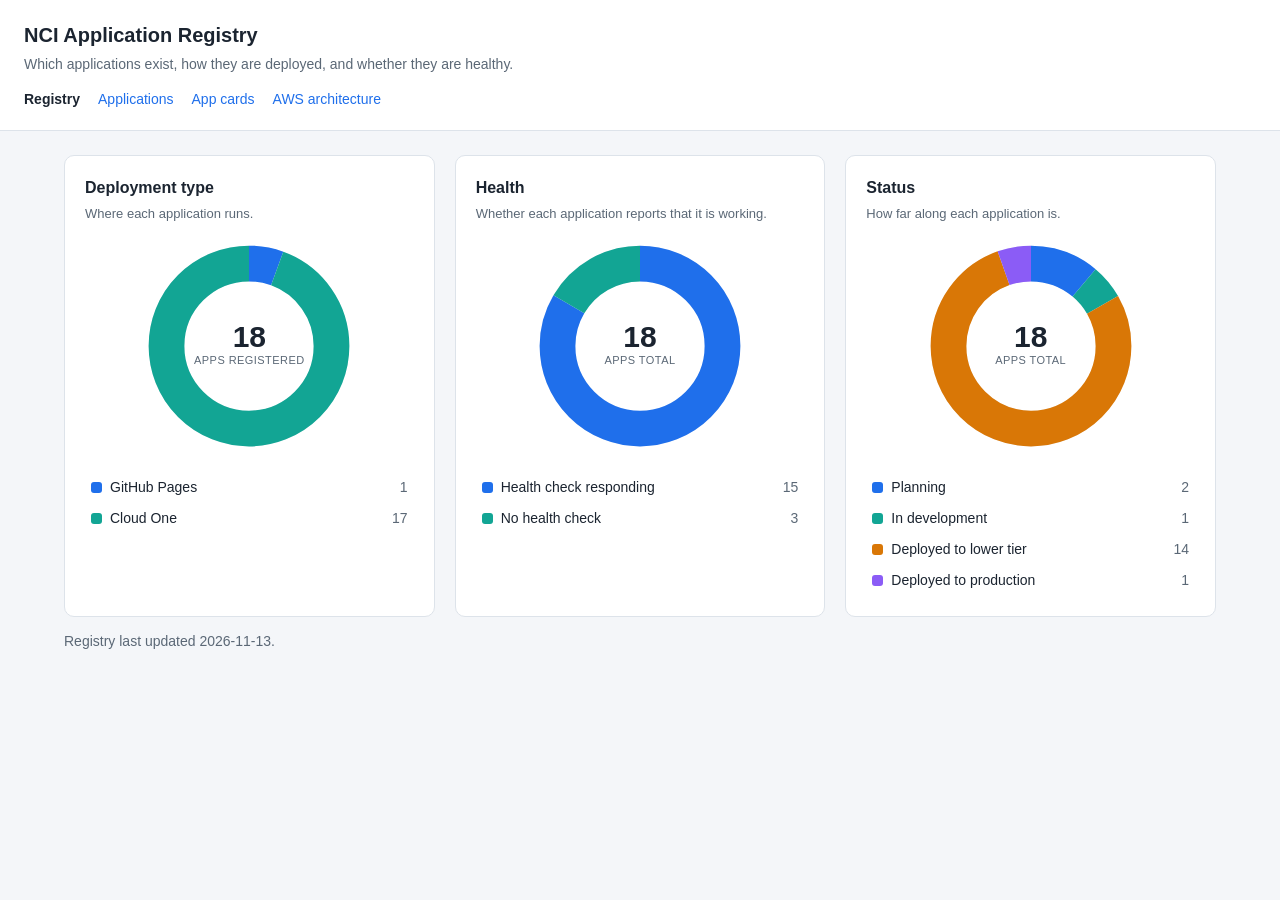
<file: index.html>
<!doctype html>
<html lang="en">
  <head>
    <meta charset="utf-8" />
    <meta name="viewport" content="width=device-width, initial-scale=1" />
    <title>NCI Application Registry</title>
    <link rel="stylesheet" href="assets/styles.css?v=20261105" />
  </head>
  <body>
    <header class="site">
      <h1>NCI Application Registry</h1>
      <p>Which applications exist, how they are deployed, and whether they are healthy.</p>
      <nav class="site-nav" aria-label="Primary navigation">
        <a href="index.html" aria-current="page">Registry</a>
        <a href="apps.html">Applications</a>
        <a href="cards.html">App cards</a>
        <a href="architecture.html">AWS architecture</a>
      </nav>
    </header>

    <main>
      <div id="notice" hidden class="notice"></div>
      <div id="error" hidden class="error"></div>

      <section class="grid" id="charts" aria-label="Registry summary"></section>
    </main>

    <script type="module" src="assets/dashboard.js?v=20261001"></script>
  </body>
</html>
</file>
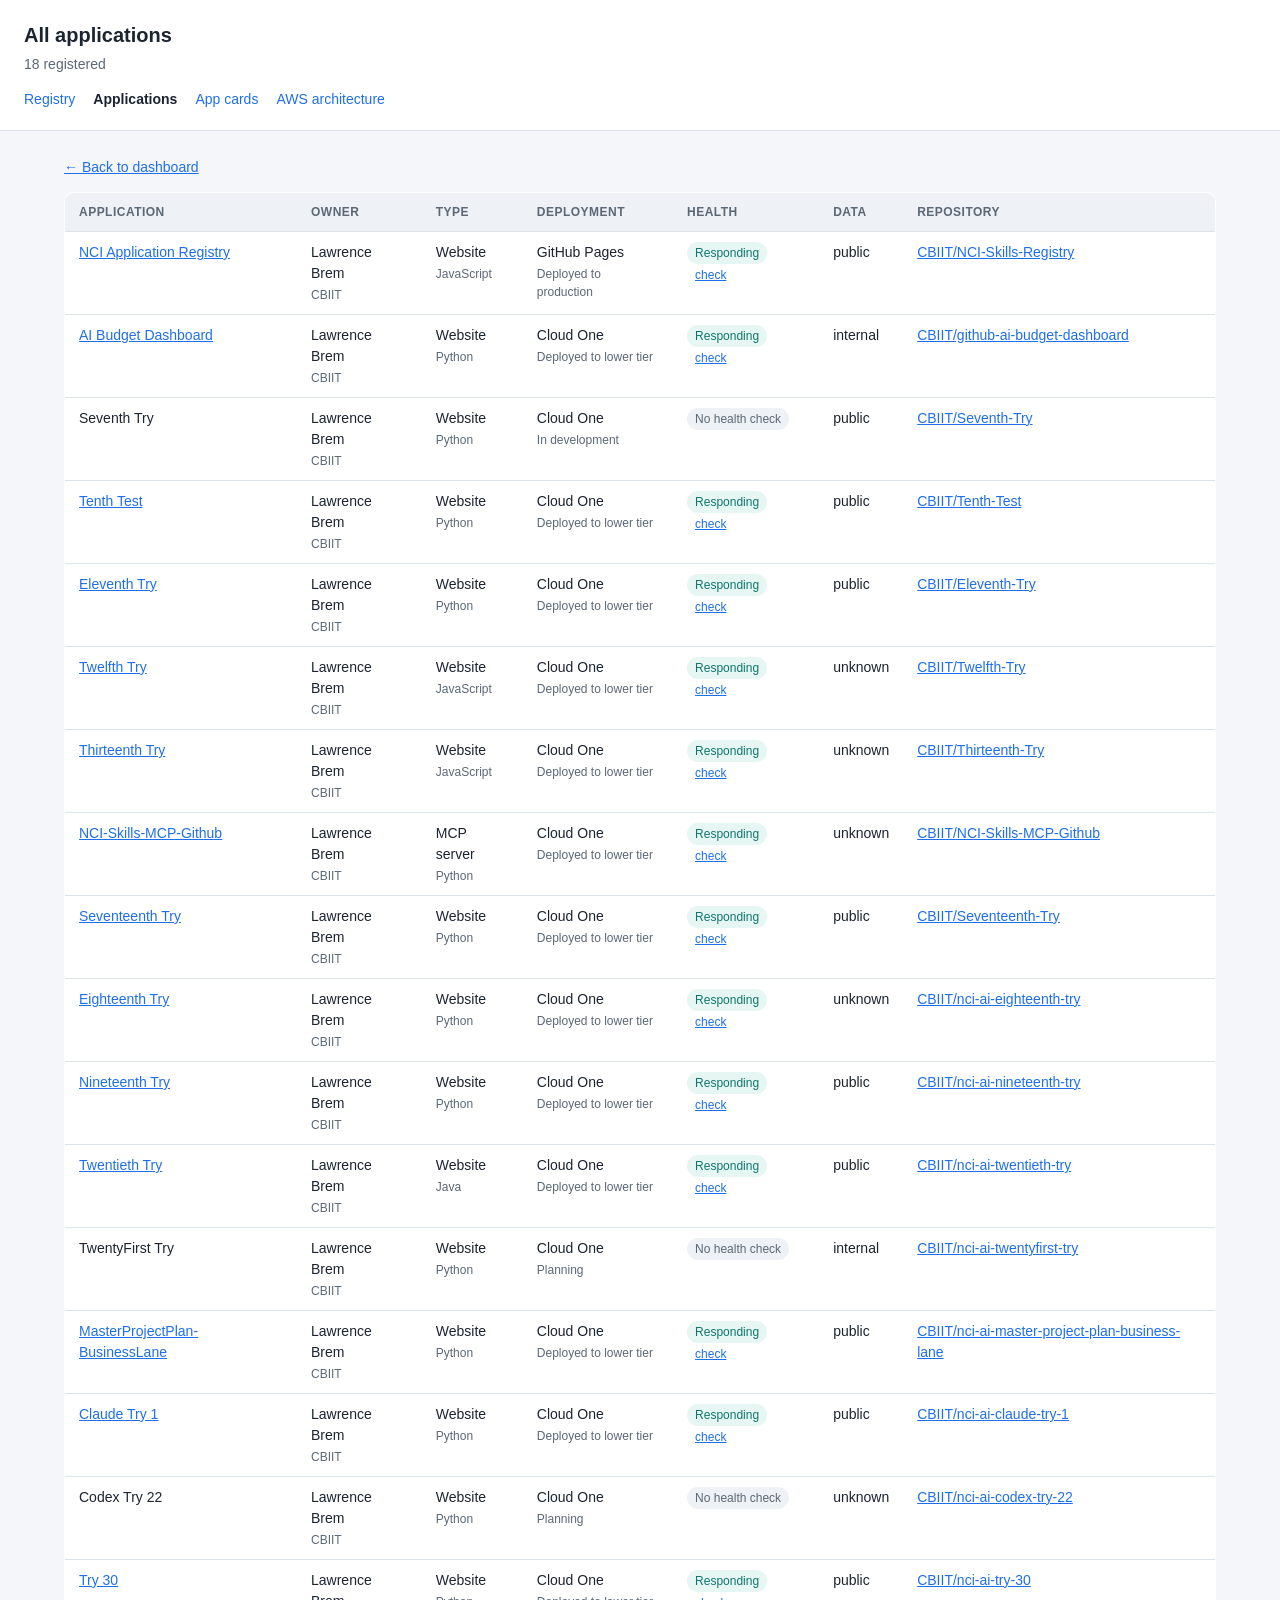
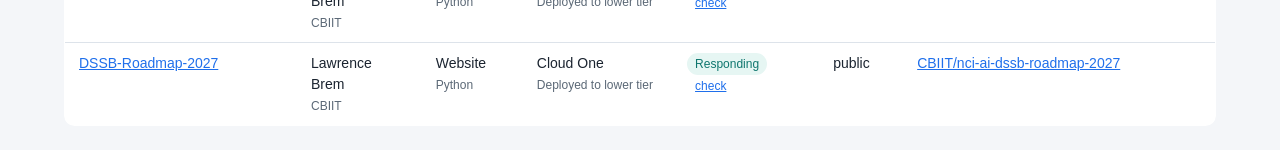
<file: apps.html>
<!doctype html>
<html lang="en">
  <head>
    <meta charset="utf-8" />
    <meta name="viewport" content="width=device-width, initial-scale=1" />
    <title>Applications — NCI Application Registry</title>
    <link rel="stylesheet" href="assets/styles.css?v=20261105" />
  </head>
  <body>
    <header class="site">
      <h1 id="heading">Applications</h1>
      <p id="subheading"></p>
      <nav class="site-nav" aria-label="Primary navigation">
        <a href="index.html">Registry</a>
        <a href="apps.html" aria-current="page">Applications</a>
        <a href="cards.html">App cards</a>
        <a href="architecture.html">AWS architecture</a>
      </nav>
    </header>

    <main>
      <a class="back" href="index.html">&larr; Back to dashboard</a>
      <div id="error" hidden class="error"></div>
      <div id="table" class="table-scroll" role="region" aria-label="Application registry table" tabindex="0"></div>
    </main>

    <script type="module" src="assets/apps.js?v=20261001"></script>
  </body>
</html>
</file>
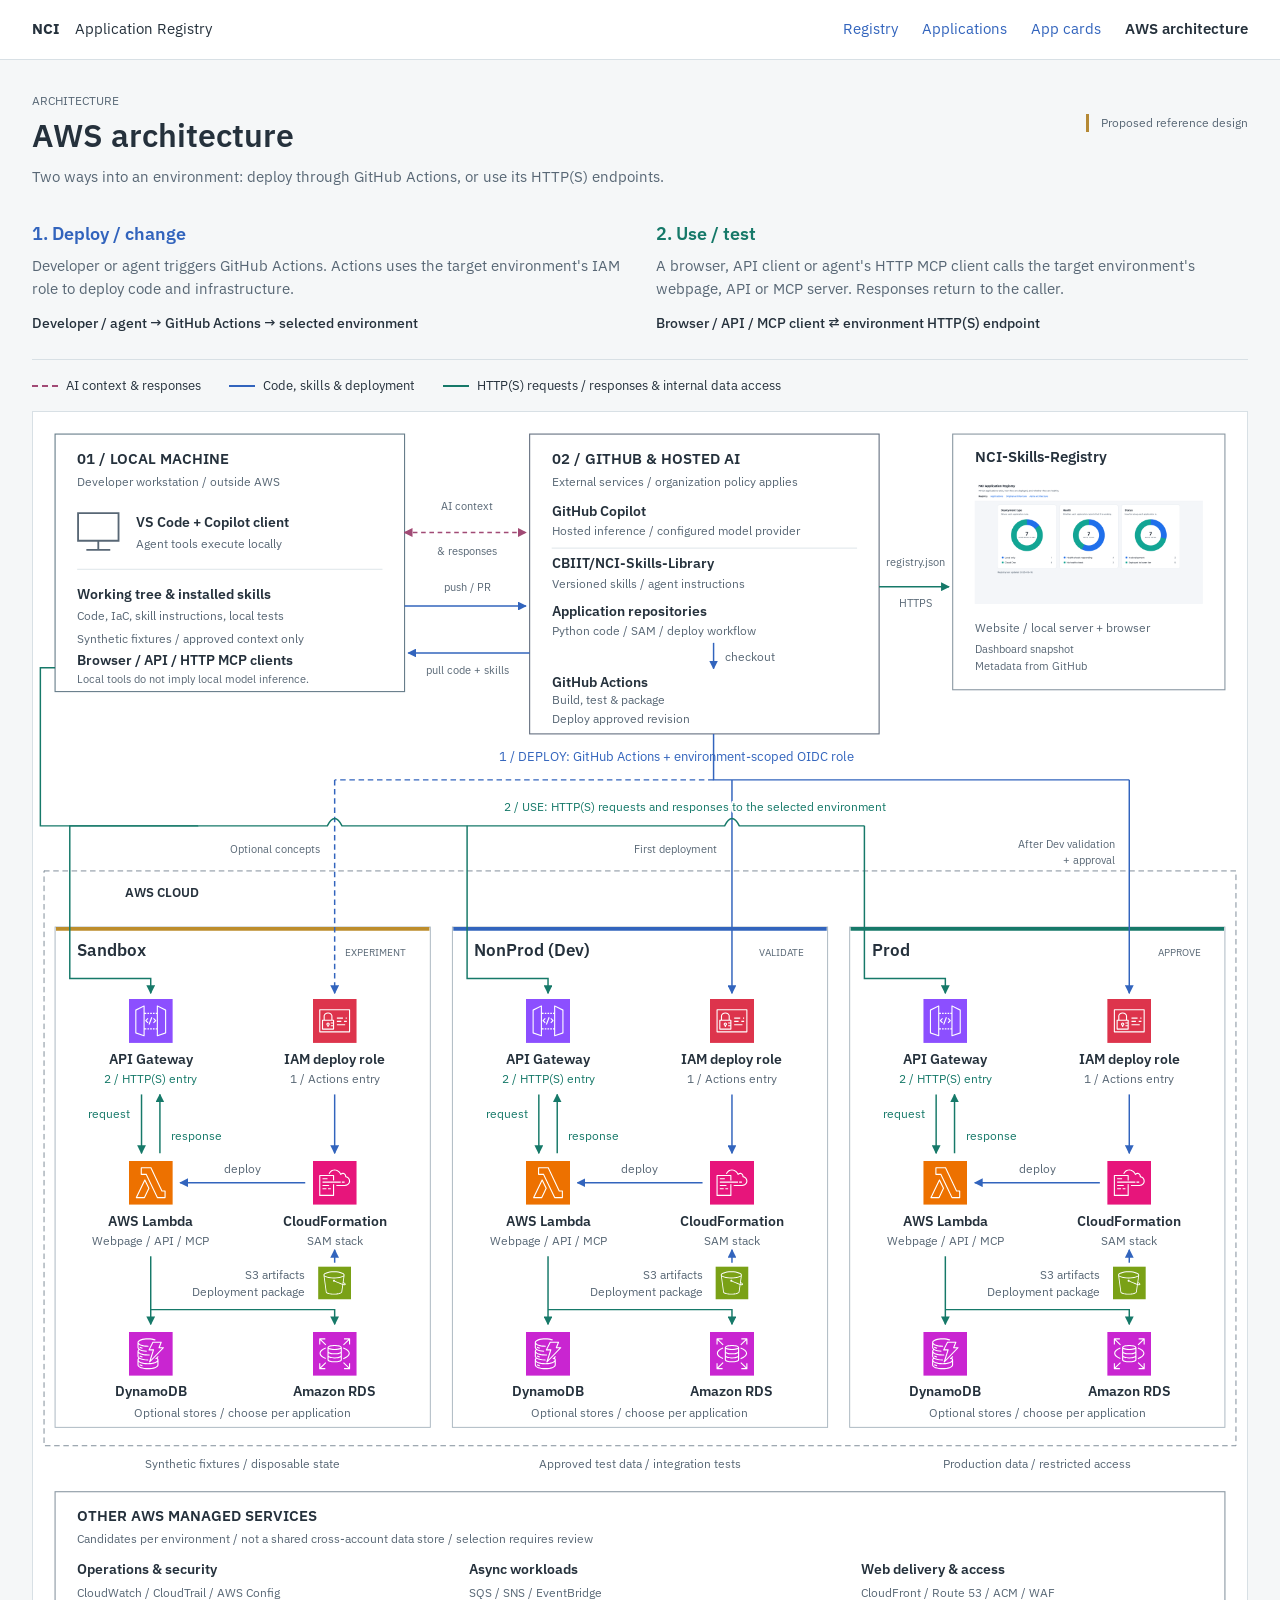
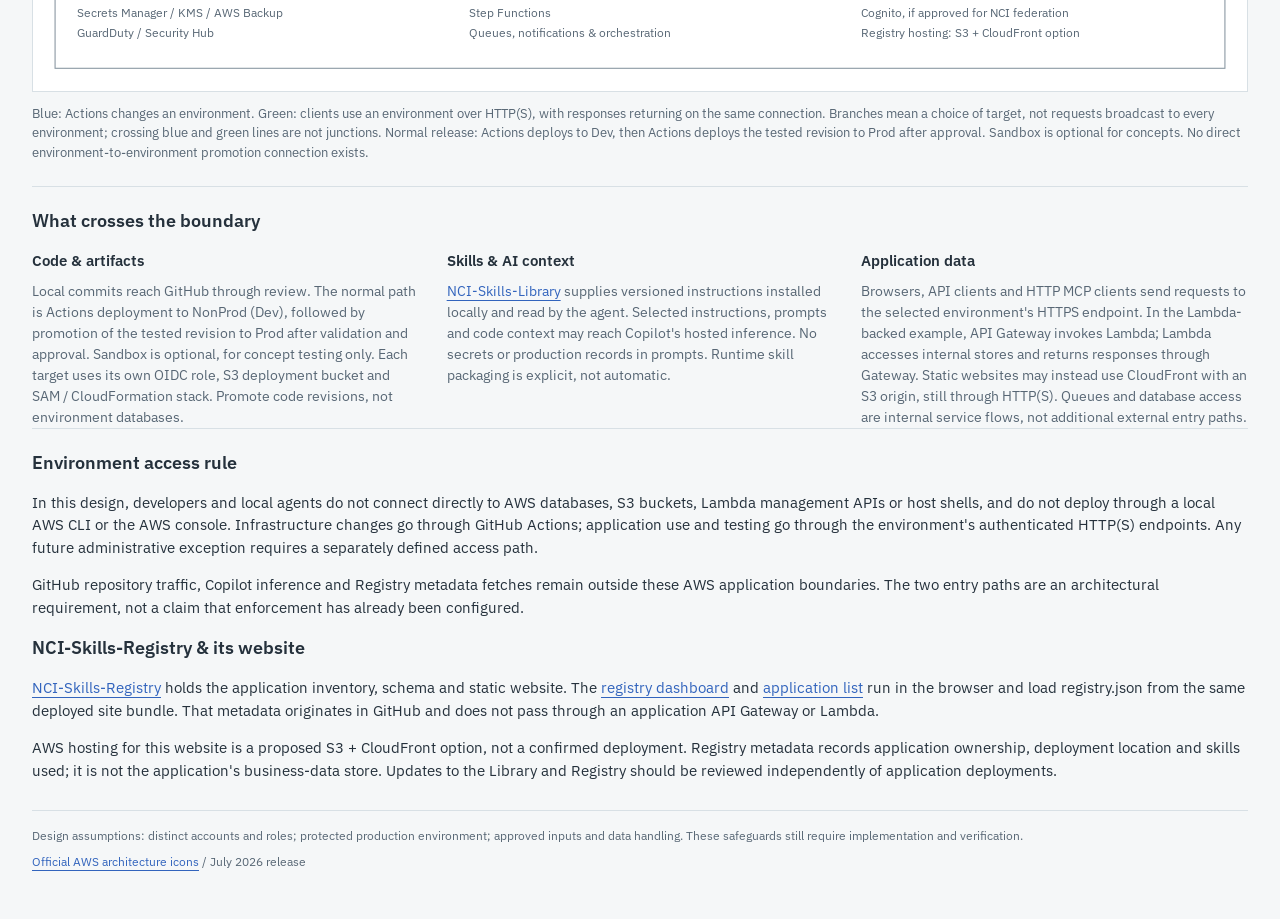
<file: architecture.html>
<!doctype html>
<html lang="en">
  <head>
    <meta charset="utf-8" />
    <meta name="viewport" content="width=device-width, initial-scale=1" />
    <title>AWS Architecture | NCI Application Registry</title>
    <link rel="stylesheet" href="assets/architecture.css" />
    <link rel="stylesheet" href="assets/architecture-access.css" />
  </head>
  <body>
    <header class="masthead">
      <a class="brand" href="index.html">NCI <span>Application Registry</span></a>
      <nav aria-label="Architecture navigation">
        <a href="index.html">Registry</a>
        <a href="apps.html">Applications</a>
        <a href="cards.html">App cards</a>
        <a href="architecture.html" aria-current="page">AWS architecture</a>
      </nav>
    </header>
    <main>
      <div class="page-heading">
        <div><p class="eyebrow">Architecture</p><h1>AWS architecture</h1></div>
        <p class="status">Proposed reference design</p>
      </div>
      <p class="summary">Two ways into an environment: deploy through GitHub Actions, or use its HTTP(S) endpoints.</p>
      <section class="access-paths" aria-label="Two environment interaction paths">
        <div><h2>1. Deploy / change</h2><p>Developer or agent triggers GitHub Actions. Actions uses the target environment's IAM role to deploy code and infrastructure.</p><strong>Developer / agent → GitHub Actions → selected environment</strong></div>
        <div><h2>2. Use / test</h2><p>A browser, API client or agent's HTTP MCP client calls the target environment's webpage, API or MCP server. Responses return to the caller.</p><strong>Browser / API / MCP client ⇄ environment HTTP(S) endpoint</strong></div>
      </section>
      <div class="legend" aria-label="Flow legend">
        <span><i class="line ai"></i>AI context &amp; responses</span>
        <span><i class="line code"></i>Code, skills &amp; deployment</span>
        <span><i class="line data"></i>HTTP(S) requests / responses &amp; internal data access</span>
      </div>
      <figure>
        <div class="diagram-scroll" tabindex="0" role="region" aria-label="Scrollable architecture diagram">
          <svg xmlns="http://www.w3.org/2000/svg" viewBox="0 0 1320 1390" role="img" aria-labelledby="diagram-title diagram-desc">
            <title id="diagram-title">Local, GitHub and AWS trust boundaries</title>
            <desc id="diagram-desc">There are two external interaction paths into each AWS environment: GitHub Actions deploys through an environment-scoped IAM role, and browsers, API clients or HTTP MCP clients access environment endpoints over HTTP(S). Local clients have no direct AWS service access in this design. Actions deploys to Dev first and deploys the tested revision to Prod after approval; there is no direct Dev-to-Prod connection. Sandbox is optional for concepts. The Lambda-backed example routes requests through API Gateway to the webpage, API or MCP server running in Lambda, which accesses internal data stores. Local skills come from NCI-Skills-Library; the NCI-Skills-Registry website reads registry metadata from GitHub, outside these AWS application environments.</desc>
            <defs>
              <marker id="code-arrow" viewBox="0 0 10 10" refX="9" refY="5" markerWidth="6" markerHeight="6" orient="auto-start-reverse"><path d="M0 0L10 5L0 10Z" fill="#3264bd" /></marker>
              <marker id="ai-arrow" viewBox="0 0 10 10" refX="9" refY="5" markerWidth="6" markerHeight="6" orient="auto-start-reverse"><path d="M0 0L10 5L0 10Z" fill="#a14a75" /></marker>
              <marker id="data-arrow" viewBox="0 0 10 10" refX="9" refY="5" markerWidth="6" markerHeight="6" orient="auto-start-reverse"><path d="M0 0L10 5L0 10Z" fill="#167969" /></marker>
              <g id="account-services">
                <path class="data-flow-path runtime-entry" d="M16 0V56H104V72" />
                <image href="assets/aws-icons/api-gateway.svg" x="80" y="78" width="48" height="48" />
                <image href="assets/aws-icons/iam.svg" x="280" y="78" width="48" height="48" />
                <text class="service" x="104" y="149" text-anchor="middle">API Gateway</text>
                <text class="sub data-label" x="104" y="170" text-anchor="middle">2 / HTTP(S) entry</text>
                <text class="service" x="304" y="149" text-anchor="middle">IAM deploy role</text>
                <text class="sub" x="304" y="170" text-anchor="middle">1 / Actions entry</text>
                <path class="data-flow-path" d="M94 182V246" />
                <path class="data-flow-path" d="M114 246V182" />
                <text class="sub data-label" x="82" y="208" text-anchor="end">request</text>
                <text class="sub data-label" x="126" y="232">response</text>
                <path class="code-flow" d="M304 182V246" />
                <image href="assets/aws-icons/lambda.svg" x="80" y="254" width="48" height="48" />
                <image href="assets/aws-icons/cloudformation.svg" x="280" y="254" width="48" height="48" />
                <path class="code-flow" d="M272 278H136" />
                <text class="sub" x="204" y="268" text-anchor="middle">deploy</text>
                <text class="service" x="104" y="325" text-anchor="middle">AWS Lambda</text>
                <text class="sub" x="104" y="346" text-anchor="middle">Webpage / API / MCP</text>
                <text class="service" x="304" y="325" text-anchor="middle">CloudFormation</text>
                <text class="sub" x="304" y="346" text-anchor="middle">SAM stack</text>
                <image href="assets/aws-icons/s3.svg" x="286" y="369" width="36" height="36" />
                <path class="code-flow" d="M304 365V351" />
                <text class="sub" x="272" y="383" text-anchor="end">S3 artifacts</text>
                <text class="sub" x="272" y="401" text-anchor="end">Deployment package</text>
                <path class="data-flow-path" d="M104 358V432" />
                <path class="data-flow-path" d="M104 416H304V432" />
                <image href="assets/aws-icons/dynamodb.svg" x="80" y="440" width="48" height="48" />
                <image href="assets/aws-icons/rds.svg" x="280" y="440" width="48" height="48" />
                <text class="service" x="104" y="510" text-anchor="middle">DynamoDB</text>
                <text class="service" x="304" y="510" text-anchor="middle">Amazon RDS</text>
                <text class="sub" x="204" y="533" text-anchor="middle">Optional stores / choose per application</text>
              </g>
            </defs>

            <rect class="zone local-zone" x="24" y="24" width="380" height="280" />
            <text class="zone-heading" x="48" y="57">01 / LOCAL MACHINE</text>
            <text class="sub" x="48" y="81">Developer workstation / outside AWS</text>
            <path class="workstation" d="M49 110H93V140H49ZM71 140V150M58 150H84" />
            <text class="service" x="112" y="125">VS Code + Copilot client</text>
            <text class="sub" x="112" y="148">Agent tools execute locally</text>
            <path class="divider" d="M48 171H380" />
            <text class="service" x="48" y="203">Working tree &amp; installed skills</text>
            <text class="sub" x="48" y="226">Code, IaC, skill instructions, local tests</text>
            <text class="sub" x="48" y="251">Synthetic fixtures / approved context only</text>
            <text class="service" x="48" y="275">Browser / API / HTTP MCP clients</text>
            <text class="boundary-note" x="48" y="295">Local tools do not imply local model inference.</text>

            <g transform="translate(0 -156)">
            <rect class="zone registry-zone" x="1000" y="180" width="296" height="278" />
            <text class="zone-heading" x="1024" y="210">NCI-Skills-Registry</text>
            <a href="index.html" aria-label="Open the NCI-Skills-Registry website">
              <title>NCI-Skills-Registry website</title>
              <image href="assets/registry-dashboard.png" x="1024" y="230" width="248" height="135" preserveAspectRatio="xMidYMid meet" />
            </a>
            <text class="sub" x="1024" y="395">Website / local server + browser</text>
            <text class="boundary-note" x="1024" y="418">Dashboard snapshot</text>
            <text class="boundary-note" x="1024" y="437">Metadata from GitHub</text>
            </g>

            <rect class="zone github-zone" x="540" y="24" width="380" height="326" />
            <text class="zone-heading" x="564" y="57">02 / GITHUB &amp; HOSTED AI</text>
            <text class="sub" x="564" y="81">External services / organization policy applies</text>
            <text class="service" x="564" y="113">GitHub Copilot</text>
            <text class="sub" x="564" y="134">Hosted inference / configured model provider</text>
            <path class="divider" d="M564 148H896" />
            <text class="service" x="564" y="170">CBIIT/NCI-Skills-Library</text>
            <text class="sub" x="564" y="191">Versioned skills / agent instructions</text>
            <text class="service" x="564" y="222">Application repositories</text>
            <text class="sub" x="564" y="243">Python code / SAM / deploy workflow</text>
            <path class="code-flow" d="M740 251V279" />
            <text class="sub" x="752" y="271">checkout</text>
            <text class="service" x="564" y="299">GitHub Actions</text>
            <text class="sub" x="564" y="318">Build, test &amp; package</text>
            <text class="sub" x="564" y="338">Deploy approved revision</text>

            <path class="ai-flow" d="M404 131H536" marker-start="url(#ai-arrow)" />
            <text class="flow-label" x="472" y="107" text-anchor="middle">AI context</text>
            <text class="flow-label" x="472" y="155" text-anchor="middle">&amp; responses</text>
            <path class="code-flow" d="M404 211H536" />
            <text class="flow-label" x="472" y="195" text-anchor="middle">push / PR</text>
            <path class="code-flow" d="M540 262H408" />
            <text class="flow-label" x="472" y="285" text-anchor="middle">pull code + skills</text>
            <path class="data-flow-path" d="M920 190H996" />
            <text class="flow-label" x="960" y="168" text-anchor="middle">registry.json</text>
            <text class="flow-label" x="960" y="212" text-anchor="middle">HTTPS</text>
            <path class="runtime-bus" d="M24 278H8V450H180" />

            <g transform="translate(0 80)">
            <text class="bus-label" x="700" y="300" text-anchor="middle">1 / DEPLOY: GitHub Actions + environment-scoped OIDC role</text>
            <rect class="aws-cloud" x="12" y="419" width="1296" height="625" />
            <text class="cloud-heading" x="100" y="447">AWS CLOUD</text>

            <rect class="account" x="24" y="480" width="408" height="544" />
            <rect class="account" x="456" y="480" width="408" height="544" />
            <rect class="account" x="888" y="480" width="408" height="544" />
            <path class="sandbox-rule" d="M25 482H431" /><path class="dev-rule" d="M457 482H863" /><path class="prod-rule" d="M889 482H1295" />
            <path class="code-bus" d="M740 270V320H1192" />
            <path class="code-bus" stroke-dasharray="6 4" d="M740 320H328" />
            <path class="code-flow deployment-branch" d="M760 320V552" />
            <path class="code-flow deployment-branch" stroke-dasharray="6 4" d="M328 320V552" />
            <path class="code-flow deployment-branch" d="M1192 320V552" />
            <path class="runtime-bus" d="M180 370H320Q328 354 336 370H752Q760 354 768 370H904" />
            <text class="sub data-label" x="720" y="354" text-anchor="middle">2 / USE: HTTP(S) requests and responses to the selected environment</text>
            <path class="runtime-bus" d="M180 370H40V480M472 370V480M904 370V480" />
            <text class="flow-label" x="312" y="400" text-anchor="end">Optional concepts</text>
            <text class="flow-label" x="744" y="400" text-anchor="end">First deployment</text>
            <text class="flow-label" x="1176" y="394" text-anchor="end">After Dev validation</text>
            <text class="flow-label" x="1176" y="411" text-anchor="end">+ approval</text>
            <text class="account-heading" x="48" y="512">Sandbox</text><text class="tag" x="406" y="512" text-anchor="end">EXPERIMENT</text>
            <text class="account-heading" x="480" y="512">NonProd (Dev)</text><text class="tag" x="838" y="512" text-anchor="end">VALIDATE</text>
            <text class="account-heading" x="912" y="512">Prod</text><text class="tag" x="1270" y="512" text-anchor="end">APPROVE</text>
            <use href="#account-services" x="24" y="480" />
            <use href="#account-services" x="456" y="480" />
            <use href="#account-services" x="888" y="480" />
            <text class="foot-label" x="228" y="1068" text-anchor="middle">Synthetic fixtures / disposable state</text>
            <text class="foot-label" x="660" y="1068" text-anchor="middle">Approved test data / integration tests</text>
            <text class="foot-label" x="1092" y="1068" text-anchor="middle">Production data / restricted access</text>
            </g>
            <g transform="translate(0 -30)">
            <rect class="zone" x="24" y="1204" width="1272" height="192" />
            <text class="zone-heading" x="48" y="1236">OTHER AWS MANAGED SERVICES</text>
            <text class="sub" x="48" y="1260">Candidates per environment / not a shared cross-account data store / selection requires review</text>
            <text class="service" x="48" y="1294">Operations &amp; security</text>
            <text class="sub" x="48" y="1318">CloudWatch / CloudTrail / AWS Config</text>
            <text class="sub" x="48" y="1340">Secrets Manager / KMS / AWS Backup</text>
            <text class="sub" x="48" y="1362">GuardDuty / Security Hub</text>
            <text class="service" x="474" y="1294">Async workloads</text>
            <text class="sub" x="474" y="1318">SQS / SNS / EventBridge</text>
            <text class="sub" x="474" y="1340">Step Functions</text>
            <text class="sub" x="474" y="1362">Queues, notifications &amp; orchestration</text>
            <text class="service" x="900" y="1294">Web delivery &amp; access</text>
            <text class="sub" x="900" y="1318">CloudFront / Route 53 / ACM / WAF</text>
            <text class="sub" x="900" y="1340">Cognito, if approved for NCI federation</text>
            <text class="sub" x="900" y="1362">Registry hosting: S3 + CloudFront option</text>
            </g>
          </svg>
        </div>
        <figcaption>Blue: Actions changes an environment. Green: clients use an environment over HTTP(S), with responses returning on the same connection. Branches mean a choice of target, not requests broadcast to every environment; crossing blue and green lines are not junctions. Normal release: Actions deploys to Dev, then Actions deploys the tested revision to Prod after approval. Sandbox is optional for concepts. No direct environment-to-environment promotion connection exists.</figcaption>
      </figure>
      <section class="transfers" aria-labelledby="transfer-title">
        <h2 id="transfer-title">What crosses the boundary</h2>
        <dl>
          <div><dt>Code &amp; artifacts</dt><dd>Local commits reach GitHub through review. The normal path is Actions deployment to NonProd (Dev), followed by promotion of the tested revision to Prod after validation and approval. Sandbox is optional, for concept testing only. Each target uses its own OIDC role, S3 deployment bucket and SAM / CloudFormation stack. Promote code revisions, not environment databases.</dd></div>
          <div><dt>Skills &amp; AI context</dt><dd><a href="https://github.com/CBIIT/NCI-Skills-Library">NCI-Skills-Library</a> supplies versioned instructions installed locally and read by the agent. Selected instructions, prompts and code context may reach Copilot's hosted inference. No secrets or production records in prompts. Runtime skill packaging is explicit, not automatic.</dd></div>
          <div><dt>Application data</dt><dd>Browsers, API clients and HTTP MCP clients send requests to the selected environment's HTTPS endpoint. In the Lambda-backed example, API Gateway invokes Lambda; Lambda accesses internal stores and returns responses through Gateway. Static websites may instead use CloudFront with an S3 origin, still through HTTP(S). Queues and database access are internal service flows, not additional external entry paths.</dd></div>
        </dl>
      </section>
      <section class="transfers" aria-labelledby="registry-title">
        <h2 id="access-title">Environment access rule</h2>
        <p>In this design, developers and local agents do not connect directly to AWS databases, S3 buckets, Lambda management APIs or host shells, and do not deploy through a local AWS CLI or the AWS console. Infrastructure changes go through GitHub Actions; application use and testing go through the environment's authenticated HTTP(S) endpoints. Any future administrative exception requires a separately defined access path.</p>
        <p>GitHub repository traffic, Copilot inference and Registry metadata fetches remain outside these AWS application boundaries. The two entry paths are an architectural requirement, not a claim that enforcement has already been configured.</p>
        <h2 id="registry-title">NCI-Skills-Registry &amp; its website</h2>
        <p><a href="https://github.com/CBIIT/NCI-Skills-Registry">NCI-Skills-Registry</a> holds the application inventory, schema and static website. The <a href="index.html">registry dashboard</a> and <a href="apps.html">application list</a> run in the browser and load registry.json from the same deployed site bundle. That metadata originates in GitHub and does not pass through an application API Gateway or Lambda.</p>
        <p>AWS hosting for this website is a proposed S3 + CloudFront option, not a confirmed deployment. Registry metadata records application ownership, deployment location and skills used; it is not the application's business-data store. Updates to the Library and Registry should be reviewed independently of application deployments.</p>
      </section>
      <footer><p>Design assumptions: distinct accounts and roles; protected production environment; approved inputs and data handling. These safeguards still require implementation and verification.</p><a href="https://aws.amazon.com/architecture/icons/">Official AWS architecture icons</a> <span>/ July 2026 release</span></footer>
    </main>
  </body>
</html>
</file>
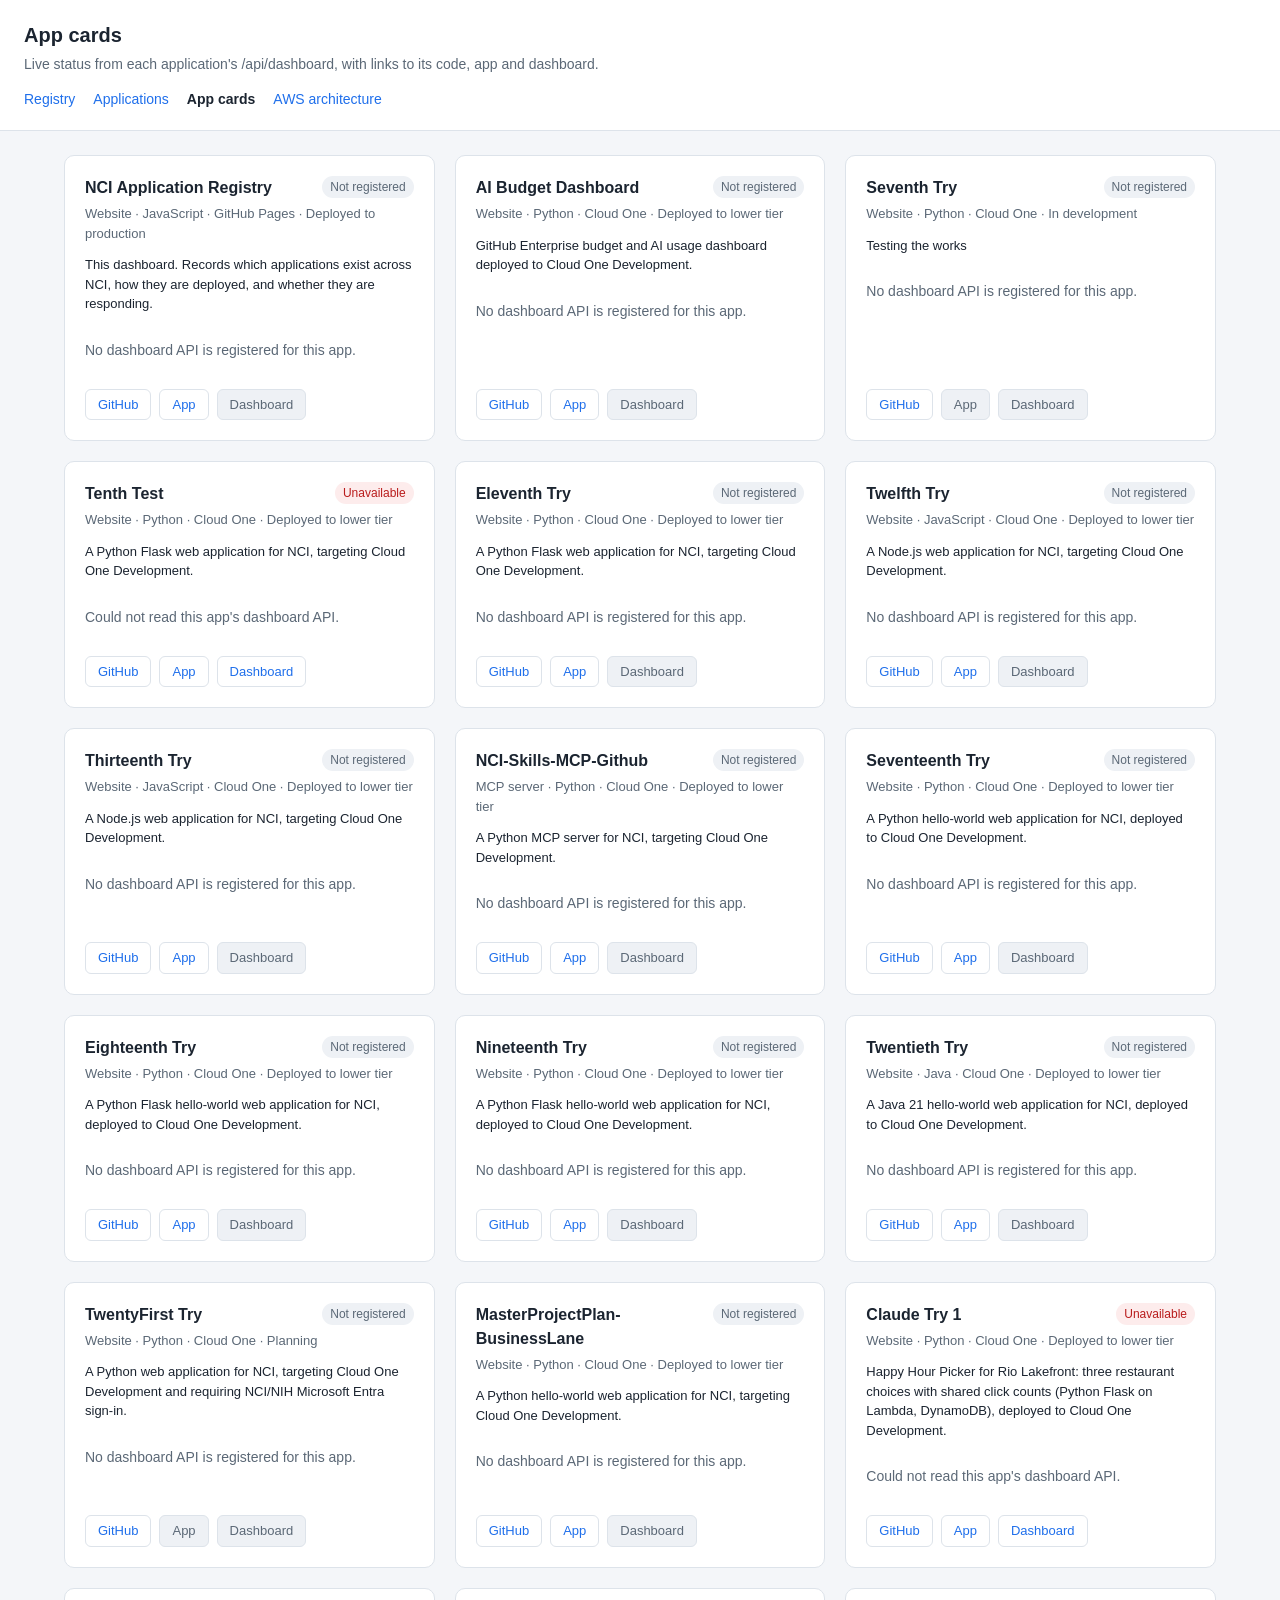
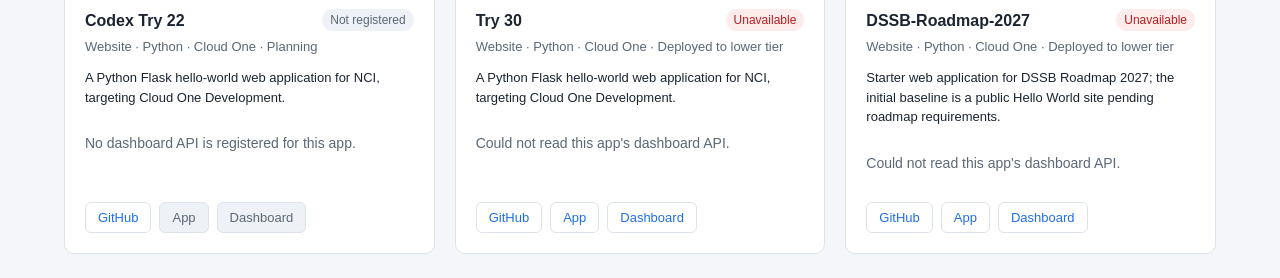
<file: cards.html>
<!doctype html>
<html lang="en">
  <head>
    <meta charset="utf-8" />
    <meta name="viewport" content="width=device-width, initial-scale=1" />
    <title>App cards — NCI Application Registry</title>
    <link rel="stylesheet" href="assets/styles.css?v=20261105" />
  </head>
  <body>
    <header class="site">
      <h1>App cards</h1>
      <p id="subheading">Live status from each application's /api/dashboard, with links to its code, app and dashboard.</p>
      <nav class="site-nav" aria-label="Primary navigation">
        <a href="index.html">Registry</a>
        <a href="apps.html">Applications</a>
        <a href="cards.html" aria-current="page">App cards</a>
        <a href="architecture.html">AWS architecture</a>
      </nav>
    </header>

    <main>
      <div id="error" hidden class="error"></div>
      <section class="app-cards" id="cards" aria-label="Application cards"></section>
    </main>

    <script type="module" src="assets/cards.js?v=20261105"></script>
  </body>
</html>
</file>
<file: assets/styles.css>
:root {
  --bg: #f4f6f9;
  --card: #ffffff;
  --ink: #1b2430;
  --muted: #5b6876;
  --line: #dde3ea;
  --accent: #1f6feb;
  --track: #eef1f5;

  --c0: #1f6feb;
  --c1: #12a594;
  --c2: #d97706;
  --c3: #8b5cf6;
  --c4: #e5484d;
  --c5: #64748b;
}

* {
  box-sizing: border-box;
}

body {
  margin: 0;
  background: var(--bg);
  color: var(--ink);
  font: 16px/1.5 -apple-system, BlinkMacSystemFont, "Segoe UI", Roboto, Helvetica, Arial,
    sans-serif;
}

a {
  color: var(--accent);
}

header.site {
  background: var(--card);
  border-bottom: 1px solid var(--line);
  padding: 20px 24px;
}

header.site h1 {
  margin: 0;
  font-size: 20px;
}

header.site p {
  margin: 4px 0 0;
  color: var(--muted);
  font-size: 14px;
}

.site-nav {
  display: flex;
  flex-wrap: wrap;
  gap: 18px;
  margin-top: 14px;
  font-size: 14px;
}

.site-nav a {
  text-decoration: none;
}

.site-nav a[aria-current="page"] {
  color: var(--ink);
  font-weight: 600;
}

main {
  max-width: 1200px;
  margin: 0 auto;
  padding: 24px;
}

.grid {
  display: grid;
  grid-template-columns: repeat(3, 1fr);
  gap: 20px;
}

@media (max-width: 1000px) {
  .grid {
    grid-template-columns: repeat(2, 1fr);
  }
}

@media (max-width: 680px) {
  .grid {
    grid-template-columns: 1fr;
  }
}

.card {
  background: var(--card);
  border: 1px solid var(--line);
  border-radius: 10px;
  padding: 20px;
}

.card h2 {
  margin: 0 0 4px;
  font-size: 16px;
}

.card p.hint {
  margin: 0 0 12px;
  color: var(--muted);
  font-size: 13px;
}

.donut {
  position: relative;
  display: grid;
  place-items: center;
}

.donut svg {
  width: 100%;
  max-width: 220px;
  height: auto;
}

.donut-centre {
  position: absolute;
  display: grid;
  place-items: center;
  pointer-events: none;
  text-align: center;
}

.donut-centre strong {
  font-size: 30px;
  line-height: 1;
}

.donut-centre span {
  font-size: 11px;
  color: var(--muted);
  text-transform: uppercase;
  letter-spacing: 0.04em;
}

.segment {
  transition: opacity 0.12s ease;
}

svg a:hover .segment,
svg a:focus-visible .segment {
  opacity: 0.72;
}

svg a:focus-visible {
  outline: 2px solid var(--accent);
  outline-offset: 2px;
}

.legend {
  list-style: none;
  margin: 16px 0 0;
  padding: 0;
}

.legend a {
  display: flex;
  align-items: center;
  gap: 8px;
  padding: 5px 6px;
  border-radius: 6px;
  text-decoration: none;
  color: inherit;
  font-size: 14px;
}

.legend a:hover,
.legend a:focus-visible {
  background: var(--track);
}

.swatch {
  width: 11px;
  height: 11px;
  border-radius: 3px;
  flex: none;
}

.legend-label {
  flex: 1;
}

.legend-count {
  font-variant-numeric: tabular-nums;
  color: var(--muted);
}

.table-scroll {
  width: 100%;
  max-width: 100%;
  overflow-x: auto;
  border-radius: 10px;
}

.table-scroll:focus-visible {
  outline: 2px solid var(--accent);
  outline-offset: 3px;
}

table {
  width: 100%;
  min-width: 920px;
  border-collapse: collapse;
  background: var(--card);
  border: 1px solid var(--line);
  border-radius: 10px;
  overflow: hidden;
}

th,
td {
  text-align: left;
  padding: 10px 14px;
  border-bottom: 1px solid var(--line);
  font-size: 14px;
  vertical-align: top;
}

th {
  background: var(--track);
  font-size: 12px;
  text-transform: uppercase;
  letter-spacing: 0.04em;
  color: var(--muted);
}

tbody tr:last-child td {
  border-bottom: none;
}

.cell-sub {
  margin-top: 2px;
  font-size: 12px;
  color: var(--muted);
}

.pill {
  display: inline-block;
  padding: 2px 8px;
  border-radius: 999px;
  font-size: 12px;
  background: var(--track);
  color: var(--muted);
}

.pill.ok {
  background: #e6f6f3;
  color: #0f766e;
}

.pill.warn {
  background: #fdf0e3;
  color: #b45309;
}

.pill.bad {
  background: #fdecec;
  color: #b91c1c;
}

.back {
  display: inline-block;
  margin-bottom: 14px;
  font-size: 14px;
}

.notice {
  background: #fff8e6;
  border: 1px solid #f0d9a8;
  color: #7a5b12;
  border-radius: 8px;
  padding: 10px 14px;
  font-size: 13px;
  margin-bottom: 20px;
}

.error {
  background: #fdecec;
  border: 1px solid #f3c2c2;
  color: #b91c1c;
  border-radius: 8px;
  padding: 12px 16px;
}

.empty {
  color: var(--muted);
  font-size: 14px;
}

.architecture-intro {
  max-width: 760px;
  margin-bottom: 22px;
}

.architecture-intro h2 {
  margin: 0 0 6px;
  font-size: 24px;
}

.architecture-intro p {
  margin: 0;
  color: var(--muted);
}

.arch-figure {
  margin: 0 0 24px;
  border: 1px solid var(--line);
  border-radius: 10px;
  padding: 18px;
  background: var(--card);
}

.arch-figure h2 {
  margin: 0 0 4px;
  font-size: 18px;
}

.arch-caption {
  margin: 0 0 14px;
  max-width: 820px;
  color: var(--muted);
  font-size: 13px;
}

.map-scroll {
  overflow-x: auto;
}

.arch-svg {
  display: block;
  width: 100%;
  min-width: 1040px;
  height: auto;
  font-family: inherit;
}

.zone {
  stroke-width: 1.5;
}

.zone-local {
  fill: #f8fafc;
  stroke: #64748b;
}

.zone-github {
  fill: #ffffff;
  stroke: #24292f;
}

.zone-legend {
  fill: #fbfcfe;
  stroke: var(--line);
}

.zone-title {
  fill: var(--ink);
  font-size: 12px;
  font-weight: 700;
  letter-spacing: 0.08em;
}

.zone-sub {
  fill: var(--muted);
  font-size: 11px;
}

.aws-boundary {
  fill: none;
  stroke: #ff9900;
  stroke-width: 1.5;
  stroke-dasharray: 6 4;
}

.aws-chip {
  fill: #ff9900;
}

.aws-chip-text {
  fill: #1b2430;
  font-size: 10px;
  font-weight: 800;
}

.aws-label {
  fill: var(--ink);
  font-size: 12px;
  font-weight: 700;
}

.acct {
  fill: #ffffff;
  stroke-width: 1.5;
}

.acct-sandbox {
  stroke: #d97706;
}

.acct-nonprod {
  stroke: #1f6feb;
}

.acct-prod {
  stroke: #0f8b79;
}

.acct-title {
  font-size: 12px;
  font-weight: 700;
  letter-spacing: 0.06em;
}

.t-sandbox {
  fill: #b45309;
}

.t-nonprod {
  fill: #1a56c4;
}

.t-prod {
  fill: #0f6d5f;
}

.acct-sub,
.acct-note {
  fill: var(--muted);
  font-size: 10.5px;
}

.acct-note.warn {
  fill: #b91c1c;
}

.node {
  fill: #ffffff;
  stroke: var(--line);
  stroke-width: 1;
}

.node-title {
  fill: var(--ink);
  font-size: 11.5px;
  font-weight: 700;
}

.node-sub {
  fill: var(--muted);
  font-size: 10px;
}

.chip-glyph {
  fill: #ffffff;
  font-size: 9px;
  font-weight: 800;
}

.chip-glyph.lambda {
  font-size: 17px;
}

.f-ai {
  fill: #1f6feb;
}

.f-test {
  fill: #64748b;
}

.f-repo,
.f-ci {
  fill: #24292f;
}

.f-identity,
.f-edge {
  fill: #8c4fff;
}

.f-infra {
  fill: #e7157b;
}

.f-compute {
  fill: #ed7100;
}

.f-data {
  fill: #527fff;
}

.flow {
  fill: none;
  stroke: #64748b;
  stroke-width: 1.5;
}

.flow-label {
  fill: var(--muted);
  font-size: 10.5px;
}

.flow-promote {
  fill: none;
  stroke: #1f6feb;
  stroke-width: 1.5;
  stroke-dasharray: 6 4;
}

.flow-blocked {
  fill: none;
  stroke: #b91c1c;
  stroke-width: 1.5;
  stroke-dasharray: 6 4;
}

.blocked-x {
  stroke: #b91c1c;
  stroke-width: 2;
}

.blocked-label {
  fill: #b91c1c;
  font-size: 10.5px;
  font-weight: 600;
}

.legend-text {
  fill: #334155;
  font-size: 11px;
}

.boundary-notes {
  display: grid;
  grid-template-columns: repeat(3, 1fr);
  gap: 16px;
  margin-top: 22px;
}

.boundary-notes section {
  border-top: 3px solid var(--line);
  padding-top: 10px;
}

.boundary-notes h3 {
  margin: 0 0 5px;
  font-size: 15px;
}

.boundary-notes p {
  margin: 0;
  color: var(--muted);
  font-size: 13px;
}

@media (max-width: 680px) {
  .boundary-notes {
    grid-template-columns: 1fr;
  }
}

.app-cards {
  display: grid;
  grid-template-columns: repeat(auto-fill, minmax(min(100%, 300px), 1fr));
  gap: 20px;
}

.app-card {
  display: flex;
  flex-direction: column;
}

.app-card-head {
  display: flex;
  align-items: flex-start;
  justify-content: space-between;
  gap: 10px;
}

.app-card-head h2 {
  min-width: 0;
  overflow-wrap: anywhere;
}

.app-card-head .pill {
  flex: none;
}

.app-card-desc {
  margin: 0 0 12px;
  font-size: 13px;
}

.app-card-body {
  flex: 1;
  margin-bottom: 14px;
}

.card-metrics {
  margin: 0;
  font-size: 13px;
}

.card-metrics div {
  display: flex;
  justify-content: space-between;
  gap: 12px;
  padding: 4px 0;
  border-bottom: 1px solid var(--track);
}

.card-metrics dt {
  color: var(--muted);
}

.card-metrics dd {
  margin: 0;
  font-weight: 600;
  text-align: right;
}

.app-card-links {
  display: flex;
  flex-wrap: wrap;
  gap: 8px;
}

.card-link {
  padding: 5px 12px;
  border: 1px solid var(--line);
  border-radius: 6px;
  font-size: 13px;
  text-decoration: none;
}

a.card-link:hover {
  background: var(--track);
}

.card-link.disabled {
  color: var(--muted);
  background: var(--track);
  cursor: not-allowed;
}
</file>
<file: assets/architecture.css>
@import url('https://fonts.googleapis.com/css2?family=IBM+Plex+Sans:wght@400;500;600;700&display=swap');

:root { --ink: #25313c; --muted: #586775; --rule: #d8e0e5; --blue: #3264bd; --green: #167969; --rose: #a14a75; }
* { box-sizing: border-box; }
body { margin: 0; color: var(--ink); background: #f5f7f8; font: 15px/1.5 'IBM Plex Sans', sans-serif; letter-spacing: 0; }
a { color: var(--blue); text-underline-offset: 4px; }
.masthead { padding: 18px 32px; border-bottom: 1px solid var(--rule); display: flex; justify-content: space-between; gap: 20px; background: white; }
.brand { color: var(--ink); font-weight: 700; text-decoration: none; }
.brand span { margin-left: 12px; font-weight: 400; }
nav { display: flex; gap: 24px; flex-wrap: wrap; }
nav a { text-decoration: none; }
nav a[aria-current] { color: var(--ink); font-weight: 600; }
main { max-width: 1440px; margin: auto; padding: 32px; }
.page-heading { display: flex; align-items: center; justify-content: space-between; gap: 16px; }
.eyebrow { margin: 0 0 6px; font-size: 12px; text-transform: uppercase; color: var(--muted); }
h1 { font-size: 32px; line-height: 1.2; margin: 0; font-weight: 600; }
.status { font-size: 12px; color: var(--muted); border-left: 3px solid #b58935; padding-left: 12px; }
.summary { margin: 12px 0 24px; color: var(--muted); }
.legend { display: flex; flex-wrap: wrap; gap: 12px 28px; border-top: 1px solid var(--rule); padding: 16px 0; font-size: 13px; }
.legend span { display: flex; align-items: center; gap: 8px; }
.line { width: 26px; border-top: 2px solid; }
.line.ai { color: var(--rose); border-top-style: dashed; }
.line.code { color: var(--blue); }
.line.data { color: var(--green); }
figure { margin: 0; }
.diagram-scroll { overflow: auto; background: #fff; background-image: radial-gradient(#e8ecef .6px, transparent .6px); background-size: 16px 16px; border: 1px solid var(--rule); }
svg { display: block; width: 100%; min-width: 1100px; height: auto; font-family: 'IBM Plex Sans', sans-serif; }
.zone { fill: #fff; stroke: #8b98a3; stroke-width: 1.2; }
.local-zone { stroke: #677d8a; }
.github-zone { stroke: #657080; }
.zone-heading { font-size: 16px; font-weight: 600; fill: #25313c; }
.service { font-size: 15px; font-weight: 600; fill: #25313c; }
.sub { font-size: 13px; fill: #586775; }
.boundary-note { font-size: 12px; fill: #586775; }
.divider { stroke: #dce3e8; }
.workstation { stroke: #586775; stroke-width: 2; fill: none; }
.code-flow, .code-bus { stroke: #3264bd; stroke-width: 1.6; fill: none; }
.code-flow { marker-end: url(#code-arrow); }
.ai-flow { stroke: #a14a75; stroke-width: 1.6; stroke-dasharray: 5 4; fill: none; marker-end: url(#ai-arrow); }
.data-flow-path { stroke: #167969; stroke-width: 1.6; fill: none; marker-end: url(#data-arrow); }
.data-label { fill: #167969; }
.flow-label { font-size: 12px; fill: #586775; }
.bus-label { font-size: 14px; fill: #3264bd; }
.aws-cloud { fill: none; stroke: #778592; stroke-width: 1; stroke-dasharray: 6 4; }
.cloud-heading { font-size: 14px; font-weight: 600; fill: #25313c; }
.account { fill: white; stroke: #a6b3bd; }
.sandbox-rule { stroke: #bd8d2c; stroke-width: 4; }
.dev-rule { stroke: #3264bd; stroke-width: 4; }
.prod-rule { stroke: #167969; stroke-width: 4; }
.account-heading { font-size: 19px; font-weight: 600; fill: #25313c; }
.tag { font-size: 11px; fill: #586775; }
.foot-label { font-size: 13px; fill: #586775; }
figcaption { color: var(--muted); font-size: 13px; padding: 12px 0 24px; }
.transfers { border-top: 1px solid var(--rule); padding-top: 20px; }
h2 { margin: 0 0 16px; font-size: 18px; font-weight: 600; }
dl { display: grid; grid-template-columns: repeat(3, minmax(0, 1fr)); gap: 28px; margin: 0; }
dt { font-weight: 600; margin-bottom: 8px; }
dd { margin: 0; color: var(--muted); font-size: 14px; }
footer { margin-top: 28px; padding: 16px 0; border-top: 1px solid var(--rule); font-size: 12px; color: var(--muted); }
footer p { margin: 0 0 8px; }
@media (max-width: 700px) {
  .masthead { padding: 16px 20px; flex-direction: column; gap: 12px; }
  main { padding: 24px 20px; }
  .page-heading { align-items: start; flex-direction: column; gap: 4px; }
  h1 { font-size: 28px; }
  dl { grid-template-columns: 1fr; gap: 20px; }
}
@media print {
  .masthead, nav { display: none; }
  main { padding: 0; }
  .diagram-scroll { overflow: visible; }
  svg { min-width: 0; }
}
</file>
<file: assets/architecture-access.css>
.access-paths {
  display: grid;
  grid-template-columns: repeat(2, minmax(0, 1fr));
  gap: 32px;
  padding: 8px 0 24px;
}
.access-paths h2 { margin-bottom: 8px; color: var(--blue); }
.access-paths > div:last-child h2 { color: var(--green); }
.access-paths p { margin: 0 0 12px; color: var(--muted); }
.access-paths strong { font-size: 14px; font-weight: 500; }
.runtime-bus {
  stroke: #167969;
  stroke-width: 1.6;
  fill: none;
}
.bus-label, .flow-label, .data-label, .route-label {
  paint-order: stroke fill;
  stroke: white;
  stroke-width: 5px;
  stroke-linejoin: round;
}
@media (max-width: 700px) {
  .access-paths { grid-template-columns: 1fr; gap: 20px; }
}
</file>
